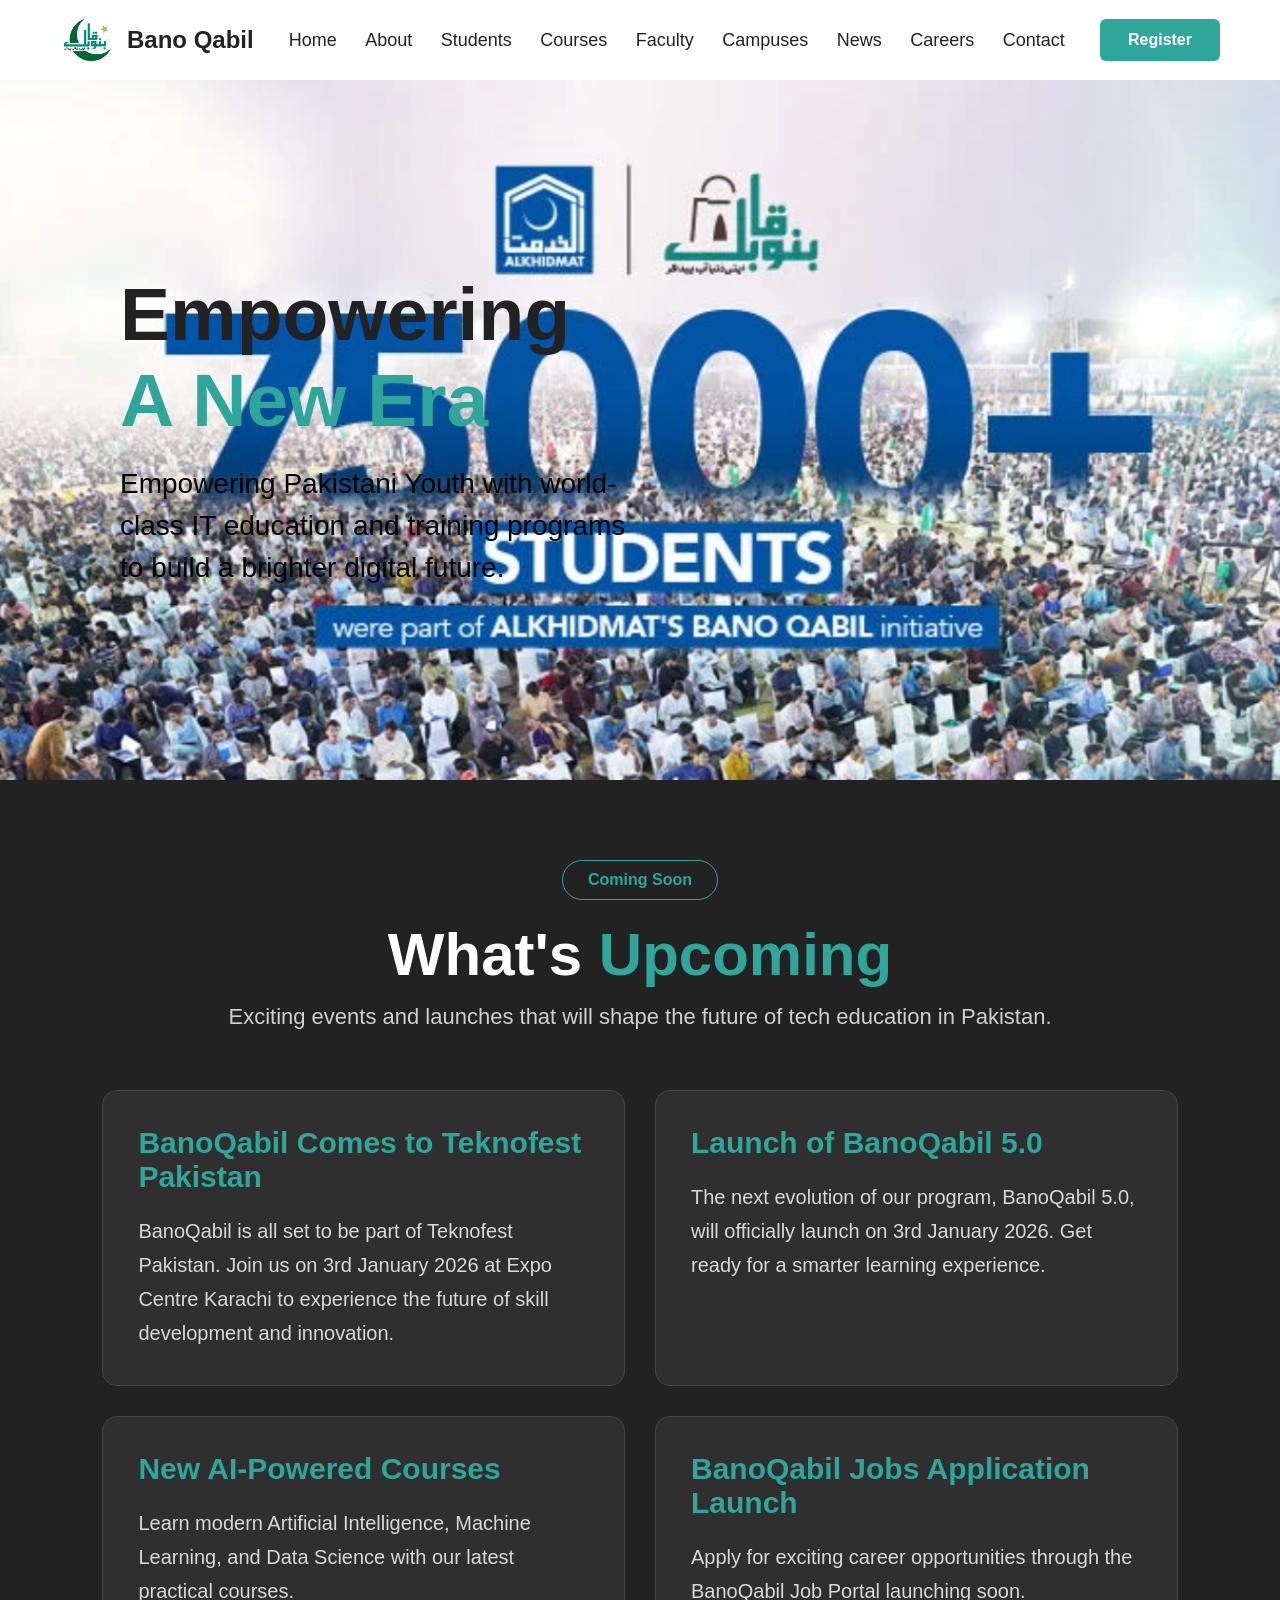
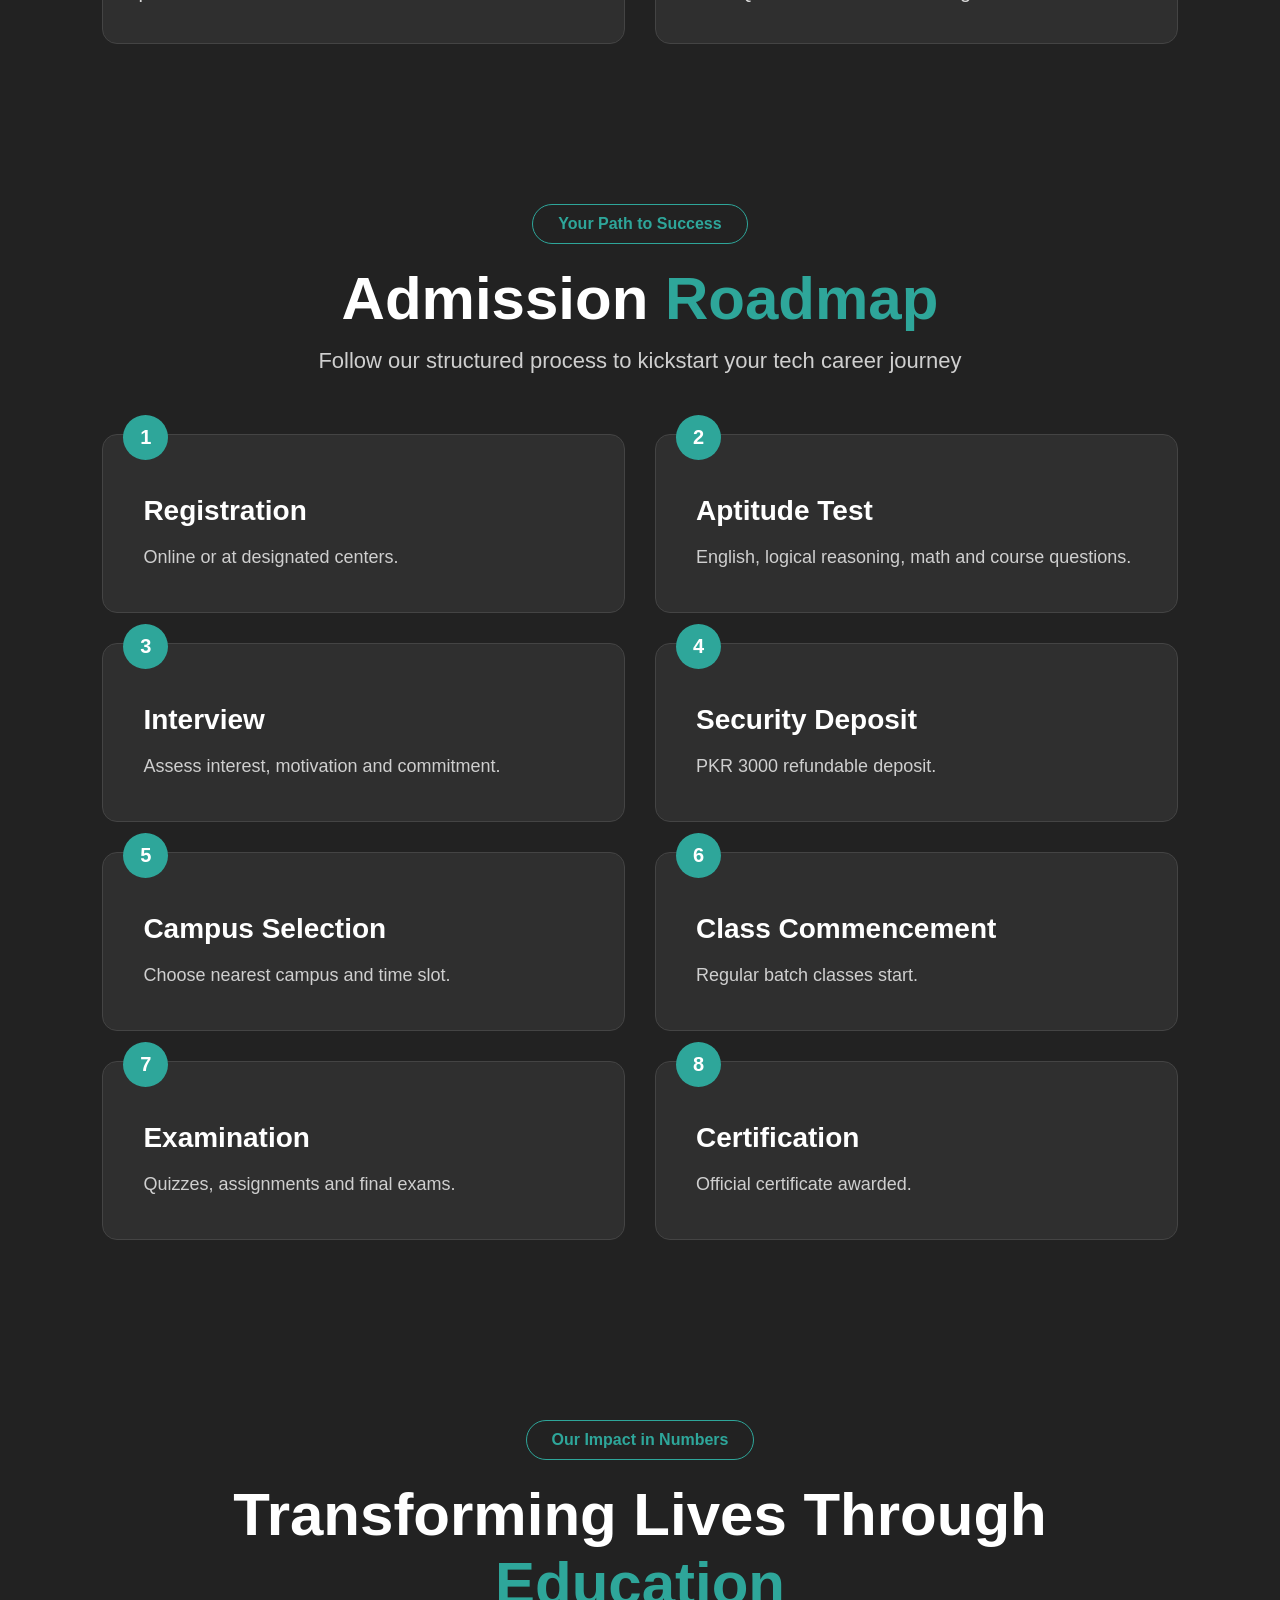
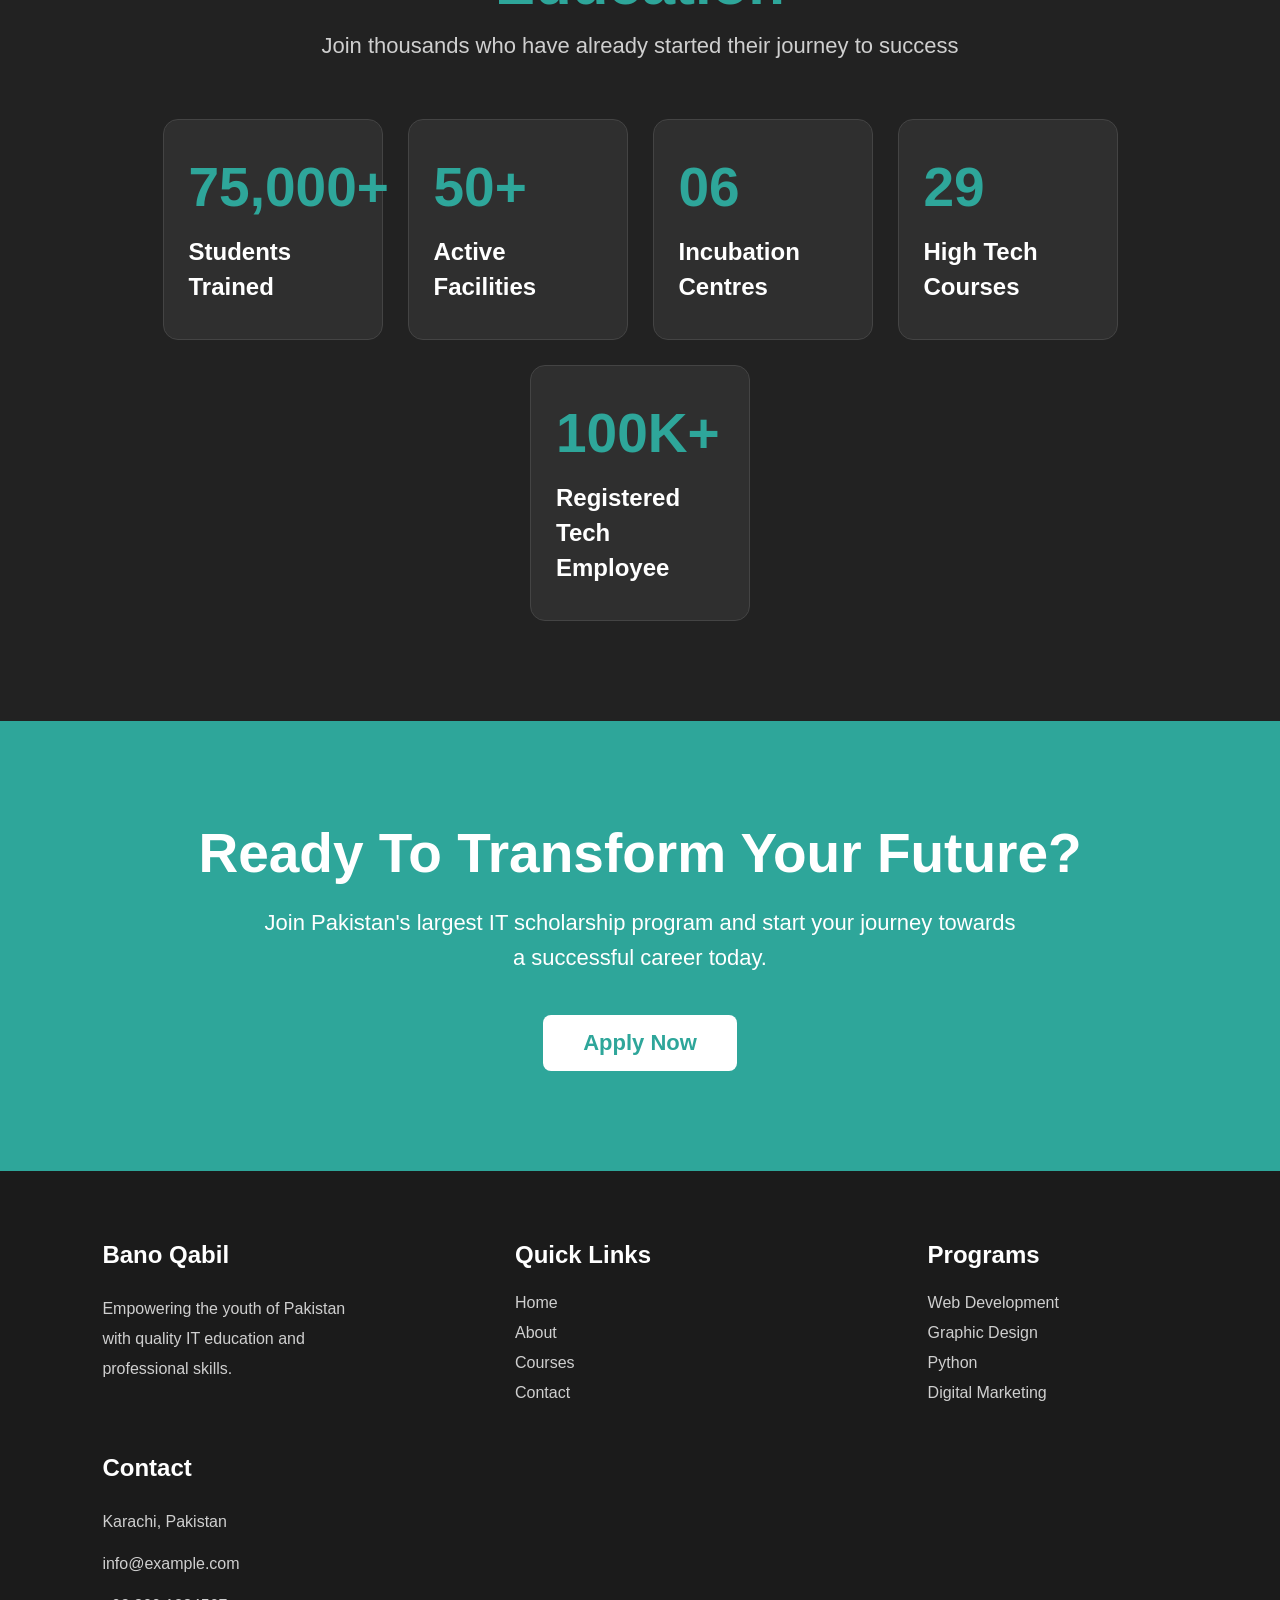
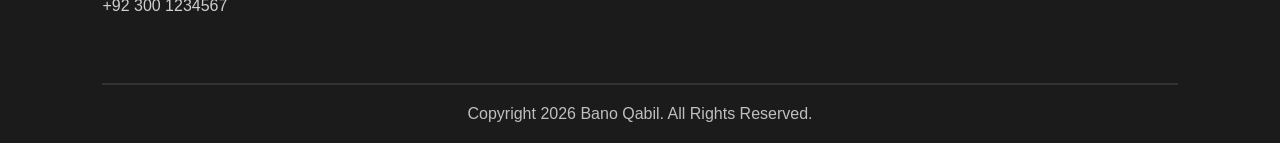
<file: index.html>
<!DOCTYPE html>
<html>
<head>
    <title>Bano Qabil</title>
    <link rel="stylesheet" href="style.css">
</head>

<body>

<!-- Navbar Start -->

<header>

    <div class="logo">

        <img src="img2.png" alt="Logo">

        <h2>Bano Qabil</h2>

    </div>

    <nav>

        <a href="#">Home</a>

        <a href="#">About</a>

        <a href="#">Students</a>

        <a href="#">Courses</a>

        <a href="#">Faculty</a>

        <a href="#">Campuses</a>

        <a href="#">News</a>

        <a href="#">Careers</a>

        <a href="#">Contact</a>

    </nav>

    <a href="#" class="register-btn">Register</a>

</header>

<!-- Navbar End -->



<!-- Hero Section Start -->

<section class="hero">

    <div class="hero-text">

        <h1>
            Empowering
            <br>
            <span>A New Era</span>
        </h1>

        <p>
            Empowering Pakistani Youth with world-class IT education
            and training programs to build a brighter digital future.
        </p>

    </div>

</section>

<!-- Hero Section End -->

<!-- Upcoming Section Start -->

<section class="upcoming">

    <div class="title">

        <h4>Coming Soon</h4>

        <h1>What's <span>Upcoming</span></h1>

        <p>
            Exciting events and launches that will shape the future of
            tech education in Pakistan.
        </p>

    </div>

    <div class="cards">

        <div class="card">

            <h2>BanoQabil Comes to Teknofest Pakistan</h2>

            <p>
                BanoQabil is all set to be part of Teknofest Pakistan.
                Join us on 3rd January 2026 at Expo Centre Karachi to
                experience the future of skill development and innovation.
            </p>

        </div>

        <div class="card">

            <h2>Launch of BanoQabil 5.0</h2>

            <p>
                The next evolution of our program, BanoQabil 5.0,
                will officially launch on 3rd January 2026.
                Get ready for a smarter learning experience.
            </p>

        </div>

        <div class="card">

            <h2>New AI-Powered Courses</h2>

            <p>
                Learn modern Artificial Intelligence, Machine Learning,
                and Data Science with our latest practical courses.
            </p>

        </div>

        <div class="card">

            <h2>BanoQabil Jobs Application Launch</h2>

            <p>
                Apply for exciting career opportunities through
                the BanoQabil Job Portal launching soon.
            </p>

        </div>

    </div>

</section>

<!-- Upcoming Section End -->
<!-- Admission Roadmap Start -->

<section class="roadmap">

    <div class="title">

        <h4>Your Path to Success</h4>

        <h1>Admission <span>Roadmap</span></h1>

        <p>
            Follow our structured process to kickstart your tech career journey
        </p>

    </div>

    <div class="roadmap-cards">

        <div class="road-card">
            <div class="number">1</div>
            <h2>Registration</h2>
            <p>Online or at designated centers.</p>
        </div>

        <div class="road-card">
            <div class="number">2</div>
            <h2>Aptitude Test</h2>
            <p>English, logical reasoning, math and course questions.</p>
        </div>

        <div class="road-card">
            <div class="number">3</div>
            <h2>Interview</h2>
            <p>Assess interest, motivation and commitment.</p>
        </div>

        <div class="road-card">
            <div class="number">4</div>
            <h2>Security Deposit</h2>
            <p>PKR 3000 refundable deposit.</p>
        </div>

        <div class="road-card">
            <div class="number">5</div>
            <h2>Campus Selection</h2>
            <p>Choose nearest campus and time slot.</p>
        </div>

        <div class="road-card">
            <div class="number">6</div>
            <h2>Class Commencement</h2>
            <p>Regular batch classes start.</p>
        </div>

        <div class="road-card">
            <div class="number">7</div>
            <h2>Examination</h2>
            <p>Quizzes, assignments and final exams.</p>
        </div>

        <div class="road-card">
            <div class="number">8</div>
            <h2>Certification</h2>
            <p>Official certificate awarded.</p>
        </div>

    </div>

</section>

<!-- Admission Roadmap End -->
<!-- Impact Numbers Start -->

<section class="impact">

    <div class="title">

        <h4>Our Impact in Numbers</h4>

        <h1>Transforming Lives Through <span>Education</span></h1>

        <p>
            Join thousands who have already started their journey to success
        </p>

    </div>

    <div class="impact-box">

        <div class="box">

            <h2>75,000+</h2>

            <h3>Students Trained</h3>

        </div>

        <div class="box">

            <h2>50+</h2>

            <h3>Active Facilities</h3>

        </div>

        <div class="box">

            <h2>06</h2>

            <h3>Incubation Centres</h3>

        </div>

        <div class="box">

            <h2>29</h2>

            <h3>High Tech Courses</h3>

        </div>

        <div class="box">

            <h2>100K+</h2>

            <h3>Registered Tech Employee</h3>

        </div>

    </div>

</section>

<!-- Impact Numbers End -->
<!-- CTA Section Start -->

<section class="cta">

    <h1>Ready To Transform Your Future?</h1>

    <p>
        Join Pakistan's largest IT scholarship program and start your
        journey towards a successful career today.
    </p>

    <a href="#">Apply Now</a>

</section>

<!-- CTA Section End -->



<!-- Footer Start -->

<footer>

    <div class="footer-container">

        <div class="footer-box">

            <h2>Bano Qabil</h2>

            <p>
                Empowering the youth of Pakistan with quality IT education
                and professional skills.
            </p>

        </div>

        <div class="footer-box">

            <h2>Quick Links</h2>

            <a href="#">Home</a>
            <a href="#">About</a>
            <a href="#">Courses</a>
            <a href="#">Contact</a>

        </div>

        <div class="footer-box">

            <h2>Programs</h2>

            <a href="#">Web Development</a>
            <a href="#">Graphic Design</a>
            <a href="#">Python</a>
            <a href="#">Digital Marketing</a>

        </div>

        <div class="footer-box">

            <h2>Contact</h2>

            <p>Karachi, Pakistan</p>

            <p>info@example.com</p>

            <p>+92 300 1234567</p>

        </div>

    </div>

    <hr>

    <p class="copyright">
        Copyright 2026 Bano Qabil. All Rights Reserved.
    </p>

</footer>

<!-- Footer End -->

</body>
</html>
</file>
<file: style.css>
*{
    margin:0;
    padding:0;
    box-sizing:border-box;
    font-family:Arial, Helvetica, sans-serif;
}

body{
    background:#222;
}

header{
    width:100%;
    height:80px;
    background:white;
    display:flex;
    justify-content:space-between;
    align-items:center;
    padding:0 60px;
}

.logo{
    display:flex;
    align-items:center;
}

.logo img{
    width:55px;
    margin-right:12px;
}

.logo h2{
    color:#222;
}

nav a{
    text-decoration:none;
    color:#222;
    margin:0 12px;
    font-size:18px;
}

nav a:hover{
    color:#2ea69a;
}

.register-btn{
    background:#2ea69a;
    color:white;
    text-decoration:none;
    padding:12px 28px;
    border-radius:6px;
    font-weight:bold;
}

.hero{
    width:100%;
    height:700px;

    background-image:url("img.png");

    background-size:cover;

    background-position:center;

    display:flex;

    align-items:center;

    padding-left:120px;
}

.hero-text{
    width:45%;
}

.hero-text h1{
    font-size:75px;
    color:#222;
}

.hero-text span{
    color:#2ea69a;
}

.hero-text p{
    margin-top:20px;
    font-size:28px;
    line-height:42px;
    color:darkblack;
}
.upcoming{
    width:100%;
    background:#222;
    padding:80px 8%;
}

.title{
    text-align:center;
    margin-bottom:50px;
}

.title h4{
    display:inline-block;
    color:#2ea69a;
    border:1px solid #2ea69a;
    padding:10px 25px;
    border-radius:25px;
    margin-bottom:20px;
}

.title h1{
    color:white;
    font-size:60px;
    margin-bottom:15px;
}

.title h1 span{
    color:#2ea69a;
}

.title p{
    color:#cfcfcf;
    font-size:22px;
}

.cards{
    display:grid;
    grid-template-columns:repeat(2,1fr);
    gap:30px;
    margin-top:60px;
}

.card{
    background:#2f2f2f;
    border:1px solid #444;
    border-radius:15px;
    padding:35px;
}

.card:hover{
    border-color:#2ea69a;
}

.card h2{
    color:#2ea69a;
    margin-bottom:20px;
    font-size:30px;
}

.card p{
    color:#d8d8d8;
    font-size:20px;
    line-height:34px;
}
.roadmap{
    width:100%;
    background:#222;
    padding:80px 8%;
}

.roadmap-cards{
    display:grid;
    grid-template-columns:repeat(2,1fr);
    gap:30px;
    margin-top:60px;
}

.road-card{
    background:#2f2f2f;
    border:1px solid #444;
    border-radius:15px;
    padding:40px;
    position:relative;
}

.road-card:hover{
    border-color:#2ea69a;
}

.number{
    width:45px;
    height:45px;
    background:#2ea69a;
    color:white;
    border-radius:50%;
    text-align:center;
    line-height:45px;
    font-size:20px;
    font-weight:bold;
    position:absolute;
    top:-20px;
    left:20px;
}

.road-card h2{
    color:white;
    margin-top:20px;
    margin-bottom:15px;
    font-size:28px;
}

.road-card p{
    color:#cfcfcf;
    font-size:18px;
    line-height:30px;
}
/* Impact Section */

.impact{

    width:100%;

    background:#222;

    padding:100px 8%;

}

.impact-box{

    display:flex;

    justify-content:center;

    gap:25px;

    flex-wrap:wrap;

    margin-top:60px;

}

.box{

    width:220px;

    background:#2f2f2f;

    border:1px solid #444;

    border-radius:15px;

    padding:35px 25px;

    transition:.4s;

}

.box:hover{

    border:1px solid #2ea69a;

    transform:translateY(-8px);

}

.box h2{

    color:#2ea69a;

    font-size:55px;

    margin-bottom:15px;

}

.box h3{

    color:white;

    font-size:24px;

    line-height:35px;

}
/* CTA */

.cta{

    width:100%;

    padding:100px 8%;

    background:#2ea69a;

    text-align:center;

}

.cta h1{

    font-size:55px;

    color:white;

    margin-bottom:20px;

}

.cta p{

    font-size:22px;

    color:white;

    width:70%;

    margin:auto;

    line-height:35px;

}

.cta a{

    display:inline-block;

    margin-top:40px;

    text-decoration:none;

    background:white;

    color:#2ea69a;

    padding:15px 40px;

    border-radius:8px;

    font-size:22px;

    font-weight:bold;

}



/* Footer */

footer{

    width:100%;

    background:#1b1b1b;

    padding:70px 8% 20px;

}

.footer-container{

    display:flex;

    justify-content:space-between;

    flex-wrap:wrap;

    gap:40px;

}

.footer-box{

    width:250px;

}

.footer-box h2{

    color:white;

    margin-bottom:25px;

}

.footer-box p{

    color:#cfcfcf;

    line-height:30px;

    margin-bottom:12px;

}

.footer-box a{

    display:block;

    text-decoration:none;

    color:#cfcfcf;

    margin-bottom:12px;

}

.footer-box a:hover{

    color:#2ea69a;

}

hr{

    margin-top:50px;

    border:1px solid #333;

}

.copyright{

    text-align:center;

    color:#bfbfbf;

    margin-top:20px;

}
</file>
